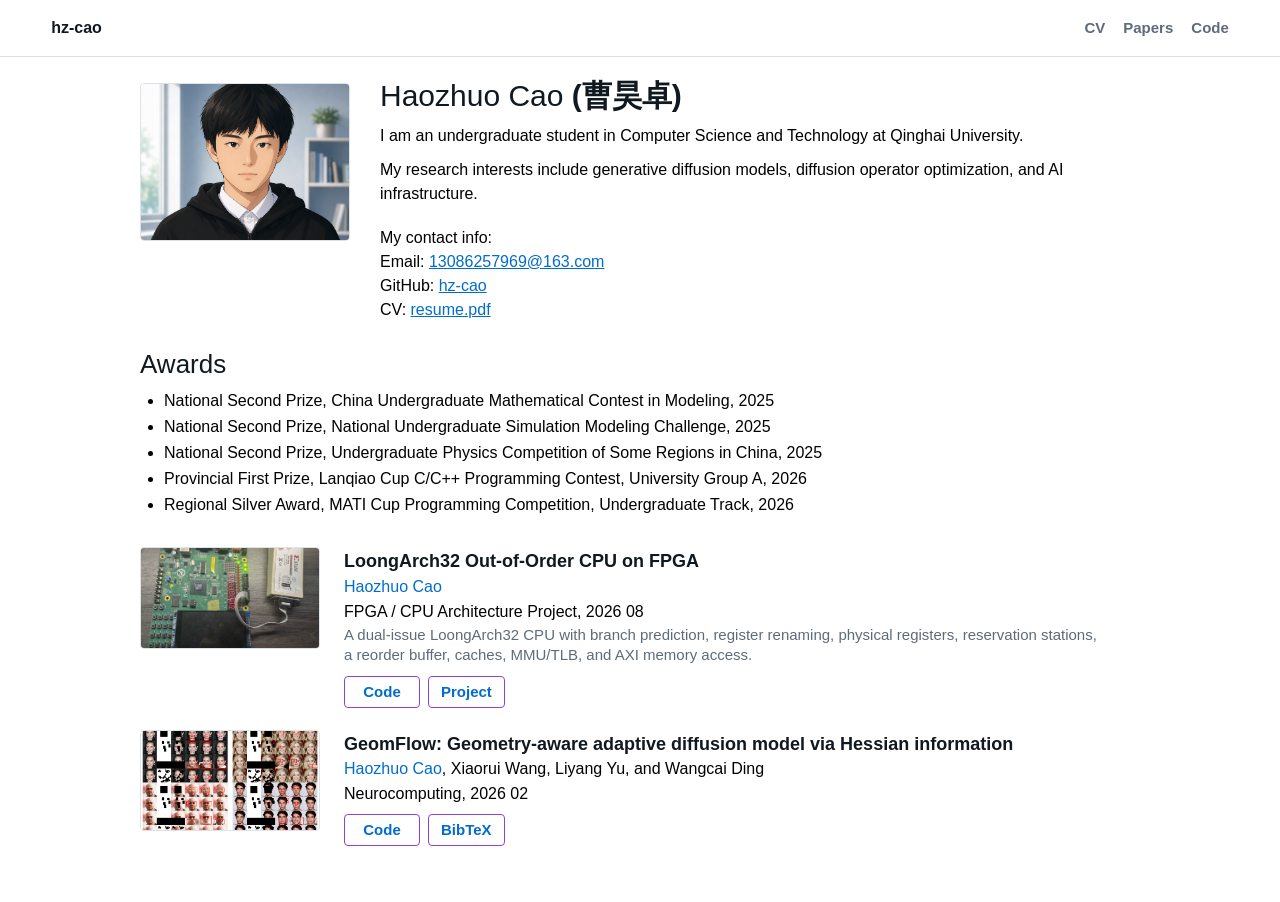
<file: index.html>
<!doctype html>
<html lang="en">
<head>
  <meta charset="utf-8" />
  <meta name="viewport" content="width=device-width, initial-scale=1" />
  <meta name="description" content="Personal homepage of Haozhuo Cao, featuring research papers and an FPGA CPU architecture project." />
  <title>hz-cao</title>
  <link rel="stylesheet" href="styles.css?v=20260813-1" />
</head>
<body>
  <header class="site-header">
    <a class="brand" href="#">hz-cao</a>
    <nav aria-label="Primary links">
      <a href="assets/resume.pdf">CV</a>
      <a href="#publications">Papers</a>
      <a href="https://github.com/hz-cao/GeomFlow">Code</a>
    </nav>
  </header>
  <main>
    <section class="profile">
      <figure class="portrait">
        <img src="assets/profile.png" alt="Portrait of Haozhuo Cao." />
      </figure>
      <div class="profile-copy">
        <h1>Haozhuo Cao <span>(曹昊卓)</span></h1>
        <p>I am an undergraduate student in Computer Science and Technology at Qinghai University.</p>
        <p>My research interests include generative diffusion models, diffusion operator optimization, and AI infrastructure.</p>
        <p class="contact-info">My contact info:<br />Email: <a href="mailto:13086257969@163.com">13086257969@163.com</a><br />GitHub: <a href="https://github.com/hz-cao">hz-cao</a><br />CV: <a href="assets/resume.pdf">resume.pdf</a></p>
      </div>
    </section>
    <section class="awards" aria-labelledby="awards-title">
      <div class="section-inner">
        <h2 id="awards-title">Awards</h2>
        <ul>
          <li>National Second Prize, China Undergraduate Mathematical Contest in Modeling, 2025</li>
          <li>National Second Prize, National Undergraduate Simulation Modeling Challenge, 2025</li>
          <li>National Second Prize, Undergraduate Physics Competition of Some Regions in China, 2025</li>
          <li>Provincial First Prize, Lanqiao Cup C/C++ Programming Contest, University Group A, 2026</li>
          <li>Regional Silver Award, MATI Cup Programming Competition, Undergraduate Track, 2026</li>
        </ul>
      </div>
    </section>
    <section class="publications" id="publications" aria-labelledby="publications-title">
      <div class="section-inner">
        <h2 class="sr-only" id="publications-title">Publications</h2>
        <article class="publication">
          <a class="paper-thumb" href="projects/cpu-kernel/" aria-label="Open the CPU Kernel FPGA project page">
            <img src="functional-3a.jpg" alt="LoongArch32 CPU functional architecture diagram." />
          </a>
          <div class="paper-copy">
            <h3>LoongArch32 Out-of-Order CPU on FPGA</h3>
            <p class="paper-authors"><a href="https://github.com/hz-cao">Haozhuo Cao</a></p>
            <p class="paper-venue">FPGA / CPU Architecture Project, 2026 08</p>
            <p class="paper-summary">A dual-issue LoongArch32 CPU with branch prediction, register renaming, physical registers, reservation stations, a reorder buffer, caches, MMU/TLB, and AXI memory access.</p>
            <div class="paper-links" aria-label="CPU Kernel project links">
              <a href="https://github.com/hz-cao/cpu-kernel">Code</a>
              <a href="projects/cpu-kernel/">Project</a>
            </div>
          </div>
        </article>
        <article class="publication">
          <a class="paper-thumb" href="https://github.com/hz-cao/GeomFlow" aria-label="Open GeomFlow code repository">
            <img src="assets/geomflow-cover.png" alt="GeomFlow image inpainting results." />
          </a>
          <div class="paper-copy">
            <h3>GeomFlow: Geometry-aware adaptive diffusion model via Hessian information</h3>
            <p class="paper-authors"><a href="#">Haozhuo Cao</a>, Xiaorui Wang, Liyang Yu, and Wangcai Ding</p>
            <p class="paper-venue">Neurocomputing, 2026 02</p>
            <div class="paper-links" aria-label="GeomFlow publication links">
              <a href="https://github.com/hz-cao/GeomFlow">Code</a>
              <a href="assets/geomflow.bib">BibTeX</a>
            </div>
          </div>
        </article>
      </div>
    </section>
  </main>
</body>
</html>
</file>
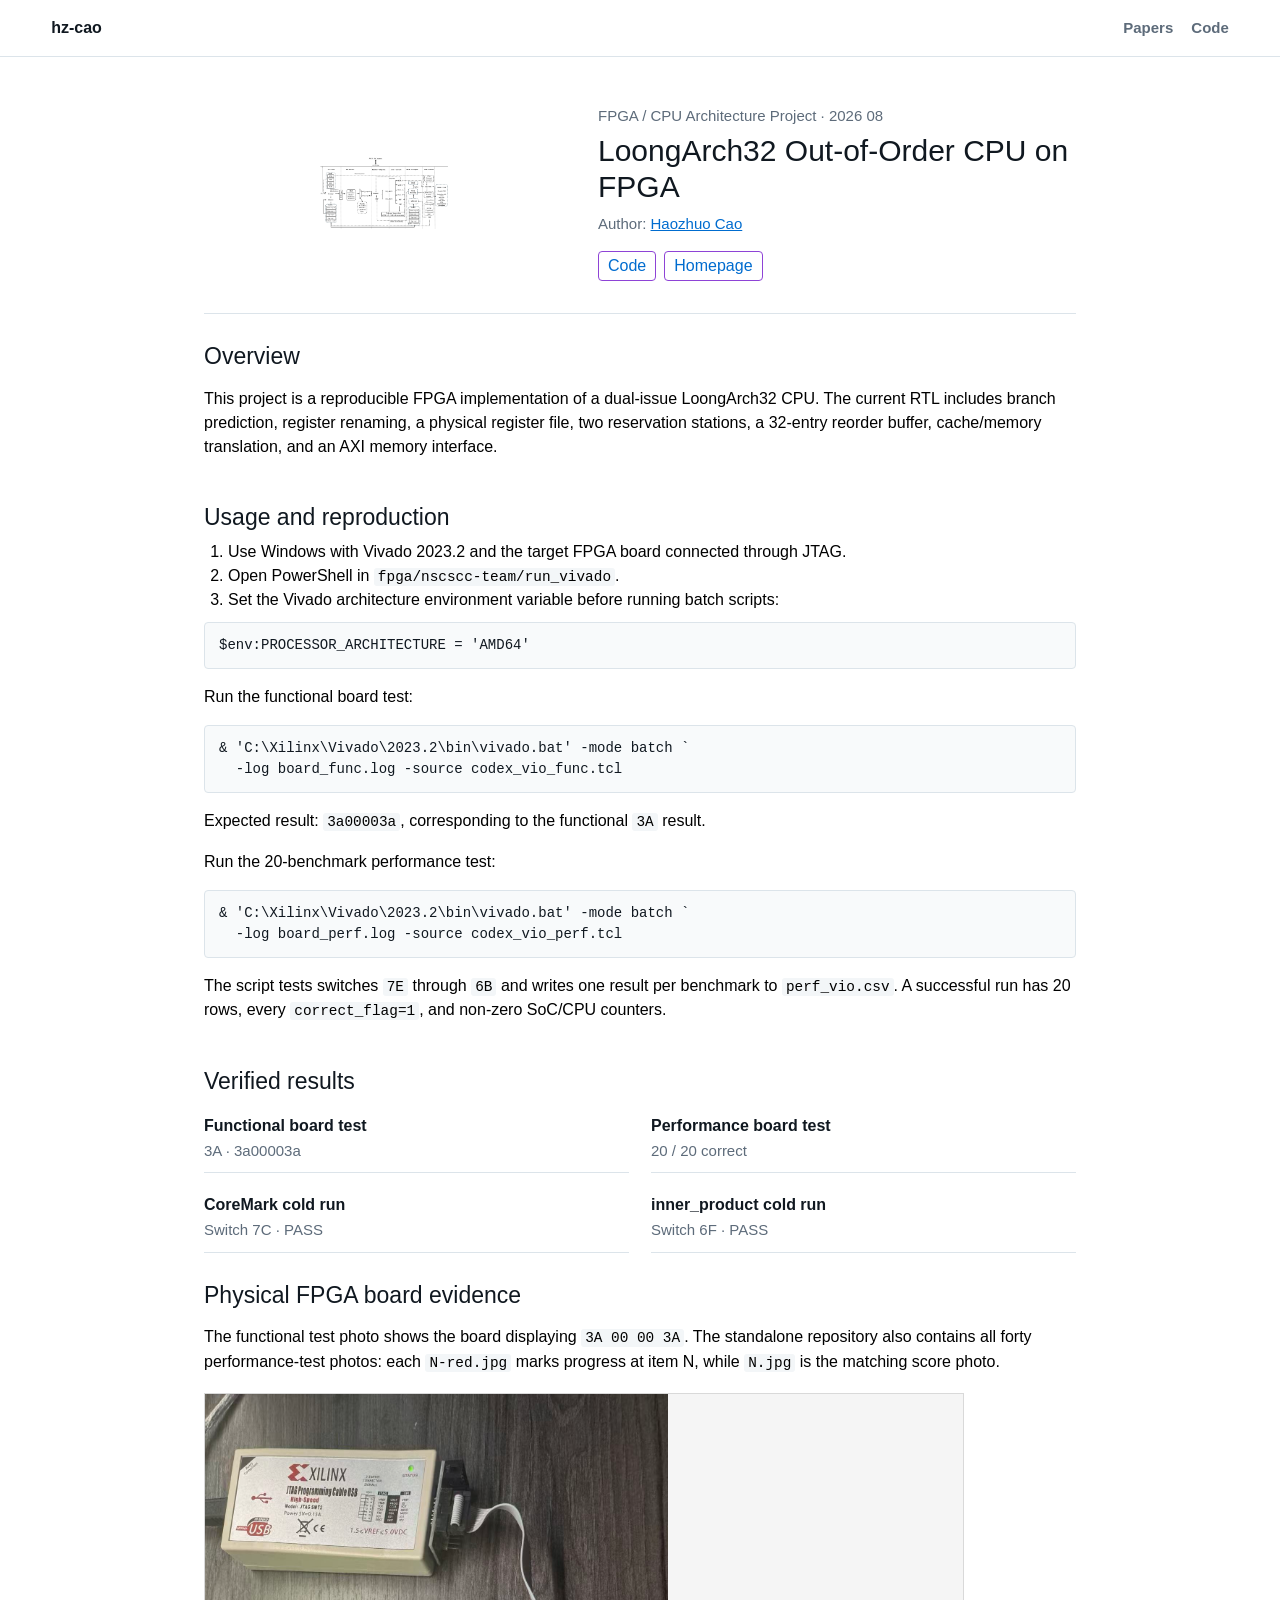
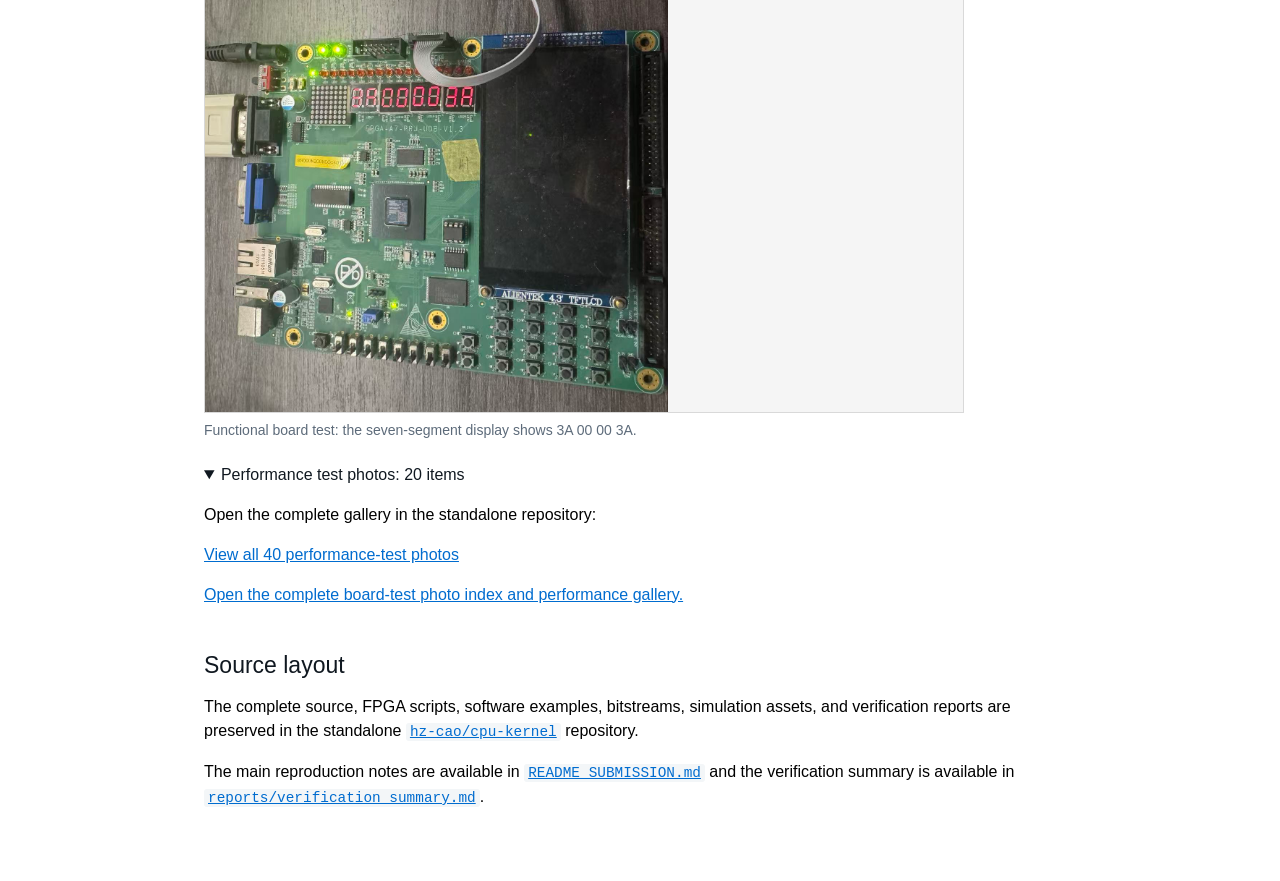
<file: projects/cpu-kernel/index.html>
<!doctype html>
<html lang="en">
  <head>
    <meta charset="utf-8" />
    <meta name="viewport" content="width=device-width, initial-scale=1" />
    <meta
      name="description"
      content="Usage and reproduction notes for Haozhuo Cao's LoongArch32 FPGA CPU project."
    />
    <title>LoongArch32 CPU on FPGA · hz-cao</title>
    <link rel="stylesheet" href="../../styles.css?v=20260804-2" />
  </head>
  <body>
    <header class="site-header">
      <a class="brand" href="../../">hz-cao</a>
      <nav aria-label="Project links">
        <a href="../../#publications">Papers</a>
        <a href="https://github.com/hz-cao/cpu-kernel">Code</a>
      </nav>
    </header>

    <main class="project-page">
      <div class="project-hero">
        <a href="../../assets/cpu_kernel.pdf" aria-label="Open the CPU architecture cover PDF">
          <img src="../../assets/cpu_kernel_cover.png" alt="LoongArch32 CPU architecture cover." />
        </a>
        <div>
          <p class="project-kicker">FPGA / CPU Architecture Project · 2026 08</p>
          <h1>LoongArch32 Out-of-Order CPU on FPGA</h1>
          <p class="project-author">Author: <a href="https://github.com/hz-cao">Haozhuo Cao</a></p>
          <div class="project-links">
            <a class="project-button" href="https://github.com/hz-cao/cpu-kernel">Code</a>
            <a class="project-button" href="../../">Homepage</a>
          </div>
        </div>
      </div>

      <section class="project-section" aria-labelledby="overview-title">
        <h2 id="overview-title">Overview</h2>
        <p>
          This project is a reproducible FPGA implementation of a dual-issue LoongArch32 CPU.
          The current RTL includes branch prediction, register renaming, a physical register file,
          two reservation stations, a 32-entry reorder buffer, cache/memory translation, and an
          AXI memory interface.
        </p>
      </section>

      <section class="project-section" aria-labelledby="usage-title">
        <h2 id="usage-title">Usage and reproduction</h2>
        <ol>
          <li>Use Windows with Vivado 2023.2 and the target FPGA board connected through JTAG.</li>
          <li>Open PowerShell in <code>fpga/nscscc-team/run_vivado</code>.</li>
          <li>Set the Vivado architecture environment variable before running batch scripts:</li>
        </ol>
        <pre><code>$env:PROCESSOR_ARCHITECTURE = 'AMD64'</code></pre>
        <p>Run the functional board test:</p>
        <pre><code>&amp; 'C:\Xilinx\Vivado\2023.2\bin\vivado.bat' -mode batch `
  -log board_func.log -source codex_vio_func.tcl</code></pre>
        <p>Expected result: <code>3a00003a</code>, corresponding to the functional <code>3A</code> result.</p>
        <p>Run the 20-benchmark performance test:</p>
        <pre><code>&amp; 'C:\Xilinx\Vivado\2023.2\bin\vivado.bat' -mode batch `
  -log board_perf.log -source codex_vio_perf.tcl</code></pre>
        <p>
          The script tests switches <code>7E</code> through <code>6B</code> and writes one result per
          benchmark to <code>perf_vio.csv</code>. A successful run has 20 rows, every
          <code>correct_flag=1</code>, and non-zero SoC/CPU counters.
        </p>
      </section>

      <section class="project-section" aria-labelledby="results-title">
        <h2 id="results-title">Verified results</h2>
        <div class="project-grid">
          <div><strong>Functional board test</strong><span>3A · 3a00003a</span></div>
          <div><strong>Performance board test</strong><span>20 / 20 correct</span></div>
          <div><strong>CoreMark cold run</strong><span>Switch 7C · PASS</span></div>
          <div><strong>inner_product cold run</strong><span>Switch 6F · PASS</span></div>
        </div>
      </section>

      <section class="project-section" aria-labelledby="evidence-title">
        <h2 id="evidence-title">Physical FPGA board evidence</h2>
        <p>
          The functional test photo shows the board displaying <code>3A 00 00 3A</code>.
          The standalone repository also contains all forty performance-test photos: each
          <code>N-red.jpg</code> marks progress at item N, while <code>N.jpg</code> is the matching score photo.
        </p>
        <figure class="evidence-feature">
          <a href="evidence/functional/functional-3a.jpg">
            <img loading="lazy" src="evidence/functional/functional-3a.jpg" alt="FPGA board showing the functional 3A result." />
          </a>
          <figcaption>Functional board test: the seven-segment display shows 3A 00 00 3A.</figcaption>
        </figure>
        <details class="performance-gallery-panel" open>
          <summary>Performance test photos: 20 items</summary>
          <p>Open the complete gallery in the standalone repository:</p>
          <p><a href="https://github.com/hz-cao/cpu-kernel/tree/main/evidence/performance">View all 40 performance-test photos</a></p>
        </details>
        <p>
          <a href="https://github.com/hz-cao/cpu-kernel/blob/main/evidence/README.md">Open the complete board-test photo index and performance gallery.</a>
        </p>
      </section>

      <section class="project-section" aria-labelledby="source-title">
        <h2 id="source-title">Source layout</h2>
        <p>
          The complete source, FPGA scripts, software examples, bitstreams, simulation assets,
          and verification reports are preserved in the standalone
          <a href="https://github.com/hz-cao/cpu-kernel"><code>hz-cao/cpu-kernel</code></a> repository.
        </p>
        <p>
          The main reproduction notes are available in
          <a href="source/README_SUBMISSION.md"><code>README_SUBMISSION.md</code></a> and the
          verification summary is available in
          <a href="source/reports/verification_summary.md"><code>reports/verification_summary.md</code></a>.
        </p>
      </section>
    </main>
  </body>
</html>
</file>
<file: styles.css>
:root {
  color-scheme: light;
  --ink: #101820;
  --muted: #5d6b7a;
  --line: #dce4ea;
  --paper: #ffffff;
  --link: #006ccf;
  --link-border: #8e43d6;
}
* { box-sizing: border-box; }
body { margin: 0; color: var(--ink); background: var(--paper); font-family: Arial, Helvetica, sans-serif; line-height: 1.5; }
a { color: var(--link); }
.site-header { position: sticky; top: 0; z-index: 10; display: flex; align-items: center; justify-content: space-between; gap: 24px; padding: 16px clamp(18px, 4vw, 56px); border-bottom: 1px solid var(--line); background: rgba(255,255,255,.94); backdrop-filter: blur(12px); }
.brand { color: var(--ink); font-weight: 700; text-decoration: none; letter-spacing: 0; white-space: nowrap; }
nav { display:flex; gap:18px; color:var(--muted); font-size:15px; font-weight:650; } nav a { color:inherit; text-decoration:none; } nav a:hover { color:var(--link); }
main { padding:26px clamp(18px,5vw,70px) 56px; }
.profile,.section-inner { width:min(100%,1000px); margin:0 auto; }
.profile { display:grid; grid-template-columns:210px minmax(0,1fr); gap:30px; align-items:start; }
.portrait { margin:0; } .portrait img { display:block; width:210px; aspect-ratio:4/3; object-fit:cover; object-position:center 20%; border:1px solid var(--line); border-radius:4px; }
h1,h2,h3 { margin:0; letter-spacing:0; } h1 { margin-top:-5px; font-size:30px; font-weight:500; line-height:1.2; } h1 span { font-weight:600; } h2 { font-size:26px; font-weight:400; line-height:1.25; }
.profile-copy p { margin:10px 0 0; color:#000; font-size:16px; line-height:1.5; } .profile-copy .contact-info { margin-top:20px; }
.awards { padding-top:26px; } .awards ul { margin:8px 0 0; padding-left:24px; } .awards li { margin:3px 0; color:#000; font-size:16px; line-height:1.45; }
.publications { padding-top:28px; } .sr-only { position:absolute; width:1px; height:1px; padding:0; overflow:hidden; clip:rect(0,0,0,0); white-space:nowrap; border:0; }
.publication { display:grid; grid-template-columns:180px minmax(0,1fr); column-gap:24px; align-items:start; } .publication + .publication { margin-top:22px; }
.paper-thumb { display:block; width:180px; aspect-ratio:16/9; overflow:hidden; border:1px solid var(--line); border-radius:4px; background:#fff; }
.paper-thumb img { display:block; width:100%; height:100%; max-width:none; max-height:none; object-fit:cover; object-position:center; }
.paper-copy { padding-top:3px; } .paper-copy h3 { color:#101820; font-size:18px; font-weight:600; line-height:1.25; } .paper-authors,.paper-venue,.paper-summary { margin:3px 0 0; color:#000; font-size:16px; line-height:1.35; } .paper-summary { max-width:760px; color:var(--muted); font-size:15px; }
.paper-authors a { text-decoration:none; } .paper-authors a:hover { text-decoration:underline; }
.paper-links { display:flex; flex-wrap:wrap; gap:8px; margin-top:10px; } .paper-links a { display:inline-flex; align-items:center; justify-content:center; min-width:76px; min-height:32px; padding:4px 12px; border:1px solid var(--link-border); border-radius:4px; color:var(--link); background:#fff; font-size:15px; font-weight:600; line-height:1.2; text-decoration:none; } .paper-links a:hover { border-color:var(--link); background:#f5f9ff; }
.project-page { width:min(100%,1000px); margin:0 auto; } .project-hero { display:grid; grid-template-columns:minmax(180px,360px) minmax(0,1fr); gap:34px; align-items:center; padding:22px 0 32px; border-bottom:1px solid var(--line); } .project-hero img { display:block; width:100%; height:72px; object-fit:contain; } .project-kicker,.project-author { margin:0; color:var(--muted); font-size:15px; } .project-hero h1 { margin:5px 0 8px; font-size:30px; } .project-links { display:flex; flex-wrap:wrap; gap:8px; margin-top:16px; } .project-button { display:inline-flex; align-items:center; min-height:28px; padding:2px 9px; border:1px solid var(--link-border); border-radius:4px; color:var(--link); text-decoration:none; }
.project-section { padding-top:28px; } .project-section h2 { margin-bottom:8px; font-size:23px; } .project-section p,.project-section li { color:#000; font-size:16px; } .project-section ol { margin:8px 0; padding-left:24px; } .project-section code { padding:1px 4px; border-radius:3px; background:#f3f6f8; font-family:Consolas,'Courier New',monospace; font-size:.9em; } .project-section pre { overflow-x:auto; margin:10px 0 14px; padding:12px 14px; border:1px solid var(--line); border-radius:4px; background:#f8fafb; } .project-section pre code { padding:0; background:transparent; color:var(--ink); font-size:14px; } .project-grid { display:grid; grid-template-columns:repeat(2,minmax(0,1fr)); gap:10px 22px; } .project-grid div { display:flex; flex-direction:column; gap:2px; padding:10px 0; border-bottom:1px solid var(--line); } .project-grid span { color:var(--muted); font-size:15px; } .evidence-feature { margin:18px 0 22px; } .evidence-feature img { display:block; width:min(100%,760px); max-height:620px; object-fit:contain; object-position:left top; border:1px solid #d9d9d9; background:#f5f5f5; } .evidence-feature figcaption { color:var(--muted); font-size:14px; margin-top:7px; }
@media (max-width:720px) { .site-header { align-items:center; flex-direction:row; gap:12px; } nav { flex-wrap:wrap; justify-content:flex-end; gap:12px; font-size:14px; } .profile { grid-template-columns:1fr; gap:18px; } .portrait img { width:min(100%,220px); } .publication { grid-template-columns:1fr; row-gap:14px; } .paper-thumb { width:min(100%,260px); } .project-hero { grid-template-columns:1fr; gap:18px; } .project-grid { grid-template-columns:1fr; } }
</file>
